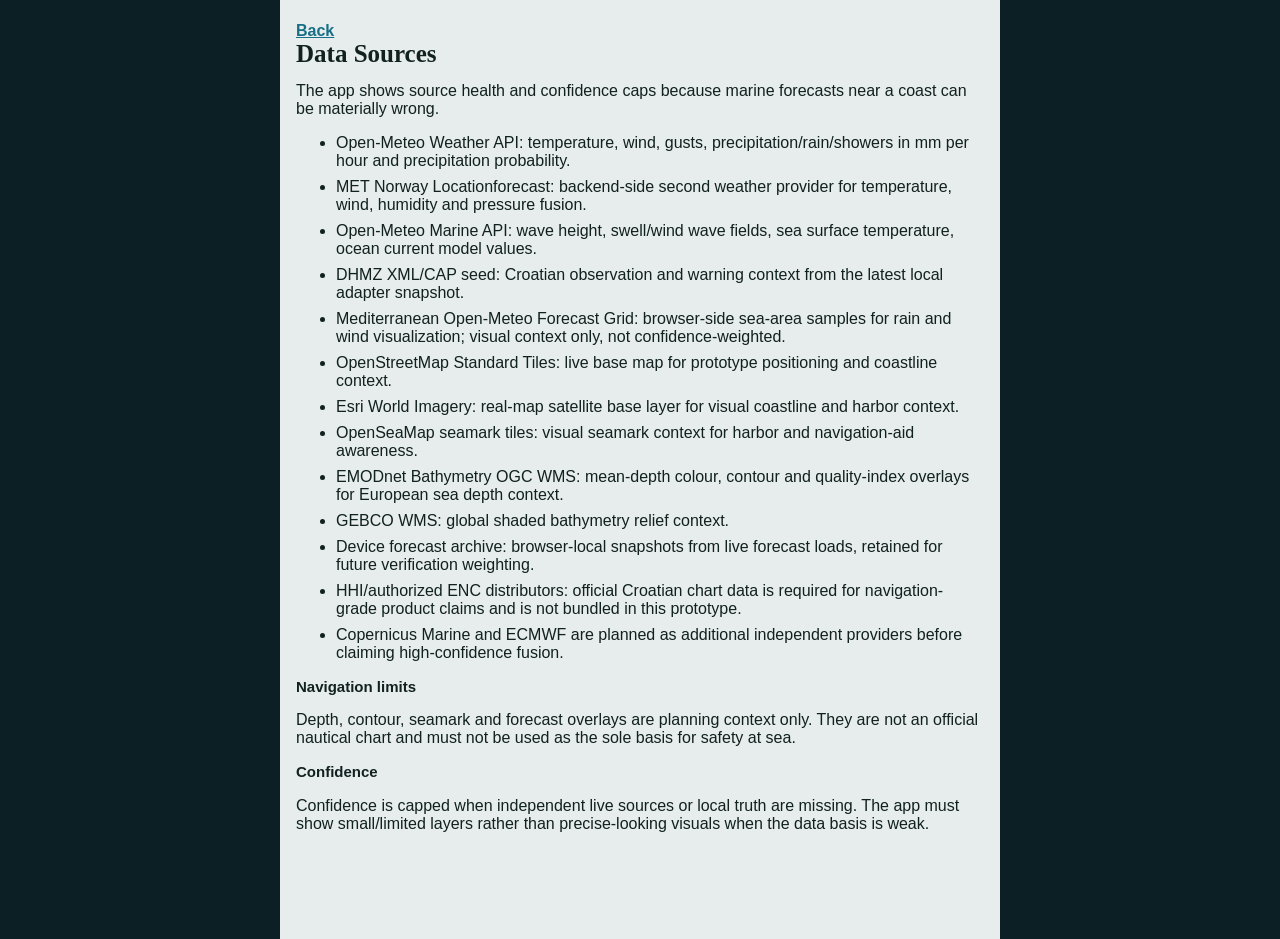
<file: about-data.html>
<!doctype html>
<html lang="en">
<head>
  <meta charset="utf-8">
  <meta name="viewport" content="width=device-width, initial-scale=1">
  <link rel="stylesheet" href="styles.css">
  <title>Data Sources - Adria Fusion Sailing</title>
</head>
<body>
  <main class="content-page">
    <a href="index.html">Back</a>
    <h1>Data Sources</h1>
    <p>The app shows source health and confidence caps because marine forecasts near a coast can be materially wrong.</p>
    <ul>
      <li>Open-Meteo Weather API: temperature, wind, gusts, precipitation/rain/showers in mm per hour and precipitation probability.</li>
      <li>MET Norway Locationforecast: backend-side second weather provider for temperature, wind, humidity and pressure fusion.</li>
      <li>Open-Meteo Marine API: wave height, swell/wind wave fields, sea surface temperature, ocean current model values.</li>
      <li>DHMZ XML/CAP seed: Croatian observation and warning context from the latest local adapter snapshot.</li>
      <li>Mediterranean Open-Meteo Forecast Grid: browser-side sea-area samples for rain and wind visualization; visual context only, not confidence-weighted.</li>
      <li>OpenStreetMap Standard Tiles: live base map for prototype positioning and coastline context.</li>
      <li>Esri World Imagery: real-map satellite base layer for visual coastline and harbor context.</li>
      <li>OpenSeaMap seamark tiles: visual seamark context for harbor and navigation-aid awareness.</li>
      <li>EMODnet Bathymetry OGC WMS: mean-depth colour, contour and quality-index overlays for European sea depth context.</li>
      <li>GEBCO WMS: global shaded bathymetry relief context.</li>
      <li>Device forecast archive: browser-local snapshots from live forecast loads, retained for future verification weighting.</li>
      <li>HHI/authorized ENC distributors: official Croatian chart data is required for navigation-grade product claims and is not bundled in this prototype.</li>
      <li>Copernicus Marine and ECMWF are planned as additional independent providers before claiming high-confidence fusion.</li>
    </ul>
    <h2>Navigation limits</h2>
    <p>Depth, contour, seamark and forecast overlays are planning context only. They are not an official nautical chart and must not be used as the sole basis for safety at sea.</p>
    <h2>Confidence</h2>
    <p>Confidence is capped when independent live sources or local truth are missing. The app must show small/limited layers rather than precise-looking visuals when the data basis is weak.</p>
  </main>
</body>
</html>
</file>
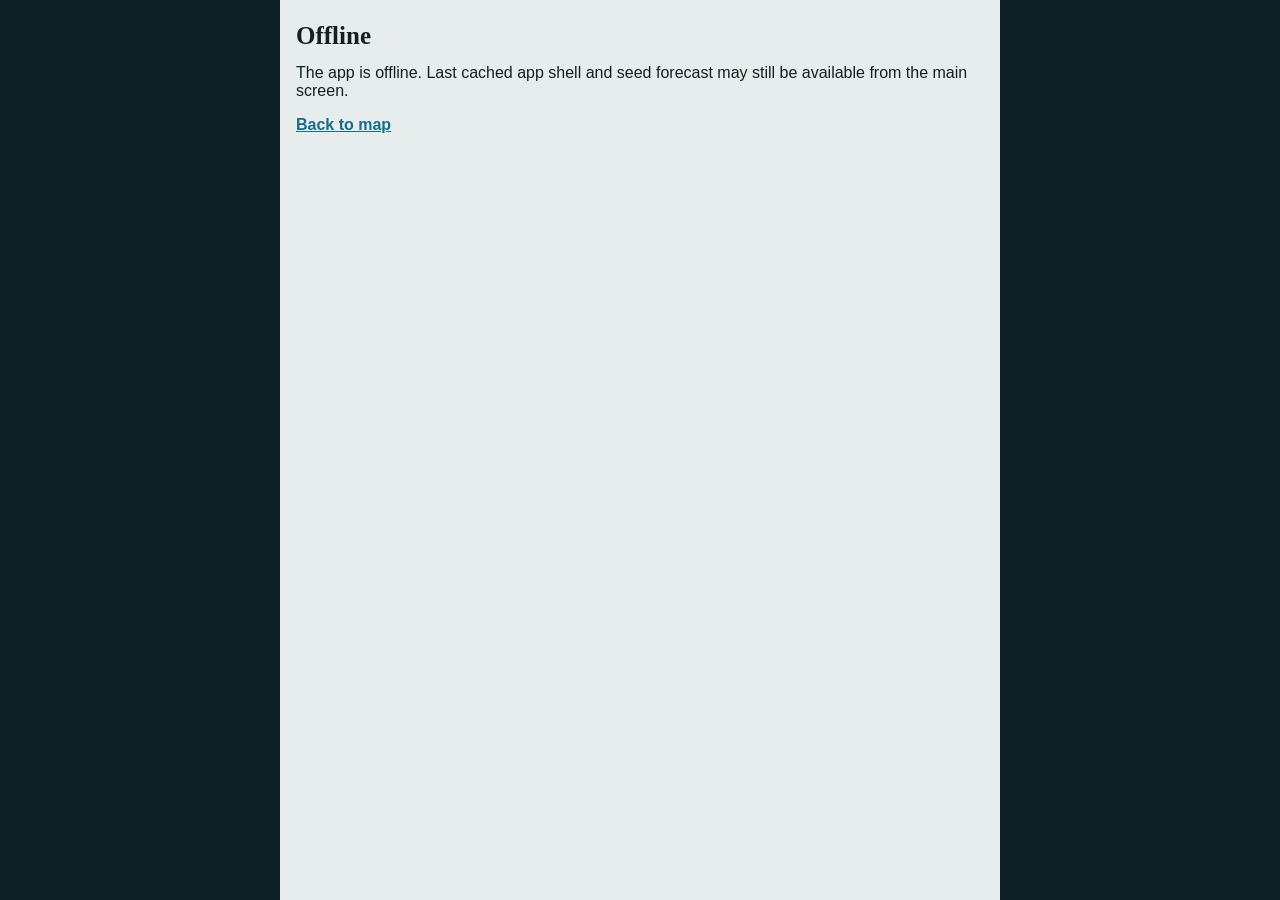
<file: offline.html>
<!doctype html>
<html lang="en">
<head>
  <meta charset="utf-8">
  <meta name="viewport" content="width=device-width, initial-scale=1">
  <link rel="stylesheet" href="styles.css">
  <title>Adria Fusion Offline</title>
</head>
<body>
  <main class="content-page">
    <h1>Offline</h1>
    <p>The app is offline. Last cached app shell and seed forecast may still be available from the main screen.</p>
    <p><a href="index.html">Back to map</a></p>
  </main>
</body>
</html>
</file>
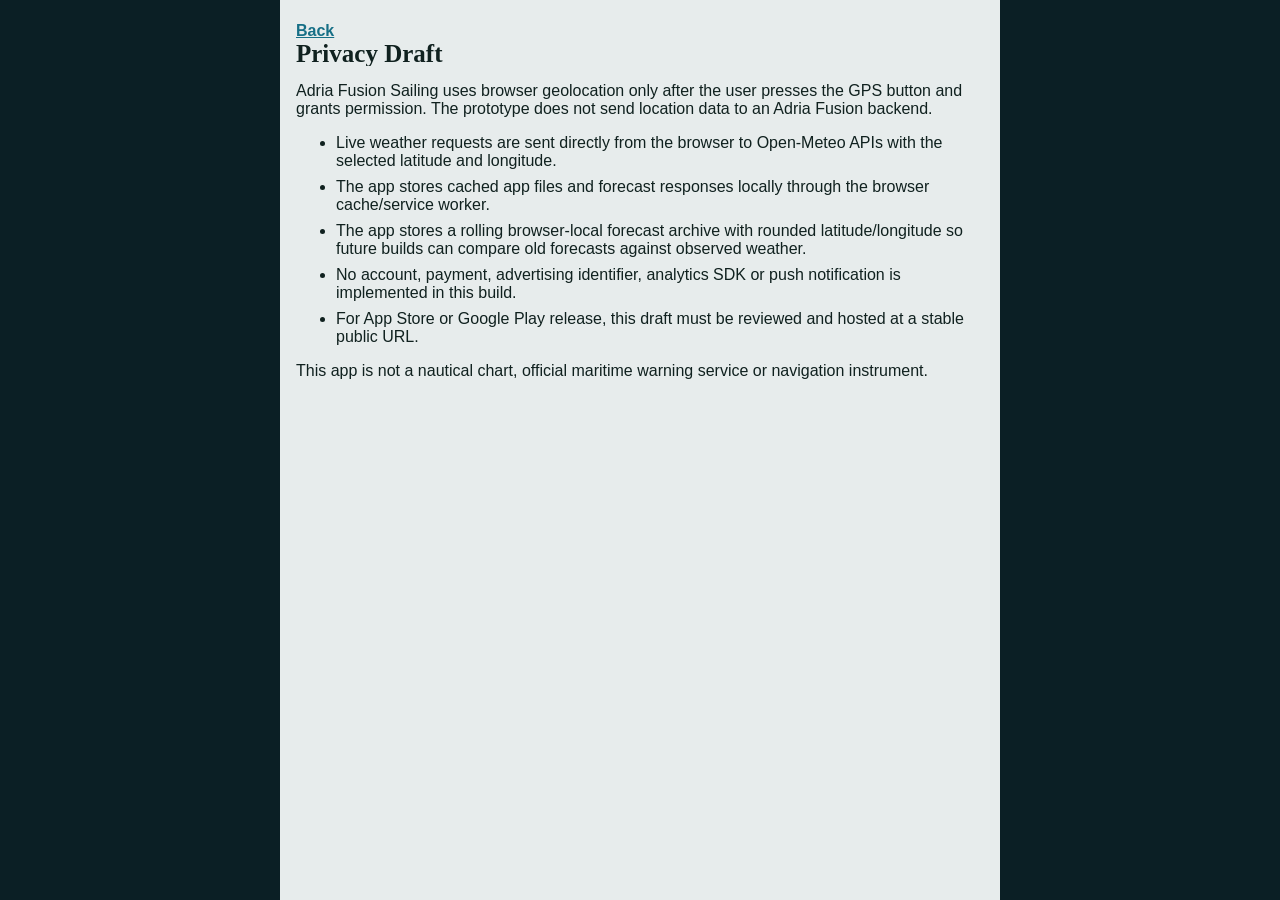
<file: privacy.html>
<!doctype html>
<html lang="en">
<head>
  <meta charset="utf-8">
  <meta name="viewport" content="width=device-width, initial-scale=1">
  <link rel="stylesheet" href="styles.css">
  <title>Privacy - Adria Fusion Sailing</title>
</head>
<body>
  <main class="content-page">
    <a href="index.html">Back</a>
    <h1>Privacy Draft</h1>
    <p>Adria Fusion Sailing uses browser geolocation only after the user presses the GPS button and grants permission. The prototype does not send location data to an Adria Fusion backend.</p>
    <ul>
      <li>Live weather requests are sent directly from the browser to Open-Meteo APIs with the selected latitude and longitude.</li>
      <li>The app stores cached app files and forecast responses locally through the browser cache/service worker.</li>
      <li>The app stores a rolling browser-local forecast archive with rounded latitude/longitude so future builds can compare old forecasts against observed weather.</li>
      <li>No account, payment, advertising identifier, analytics SDK or push notification is implemented in this build.</li>
      <li>For App Store or Google Play release, this draft must be reviewed and hosted at a stable public URL.</li>
    </ul>
    <p>This app is not a nautical chart, official maritime warning service or navigation instrument.</p>
  </main>
</body>
</html>
</file>
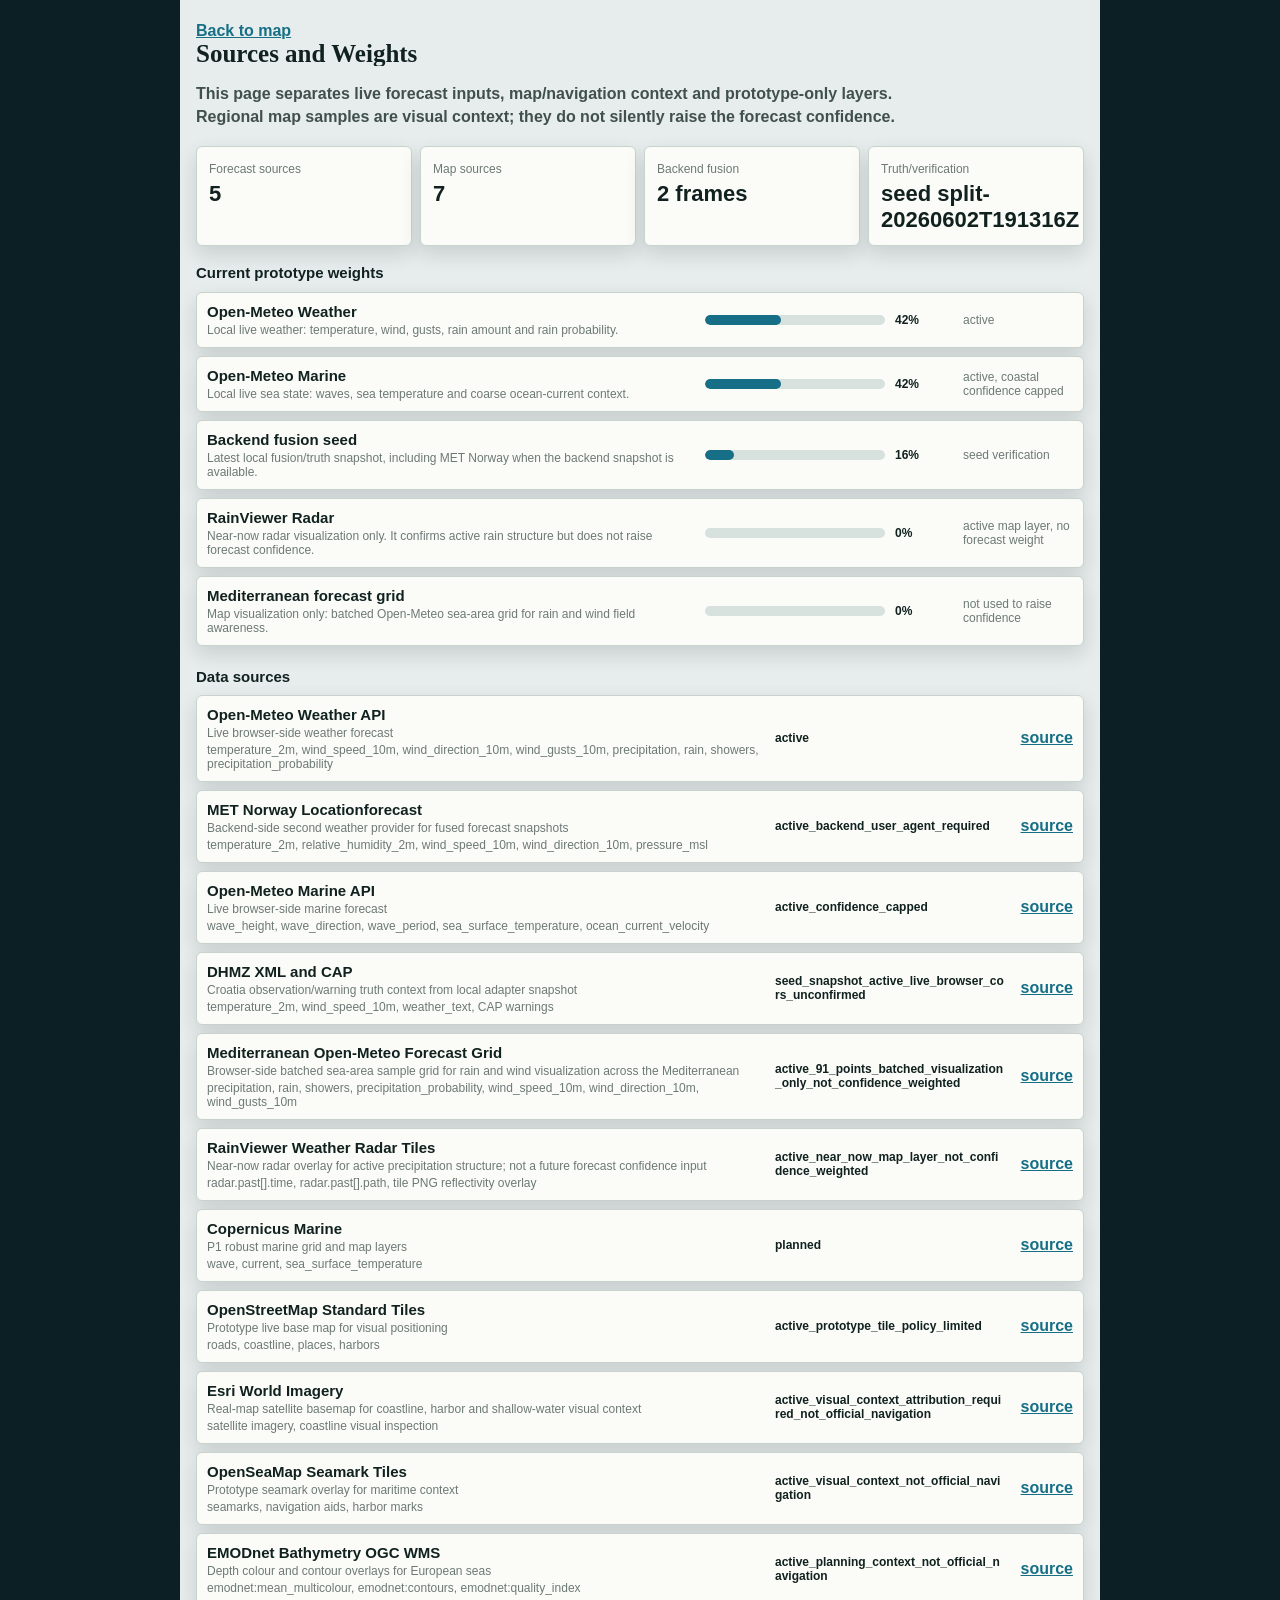
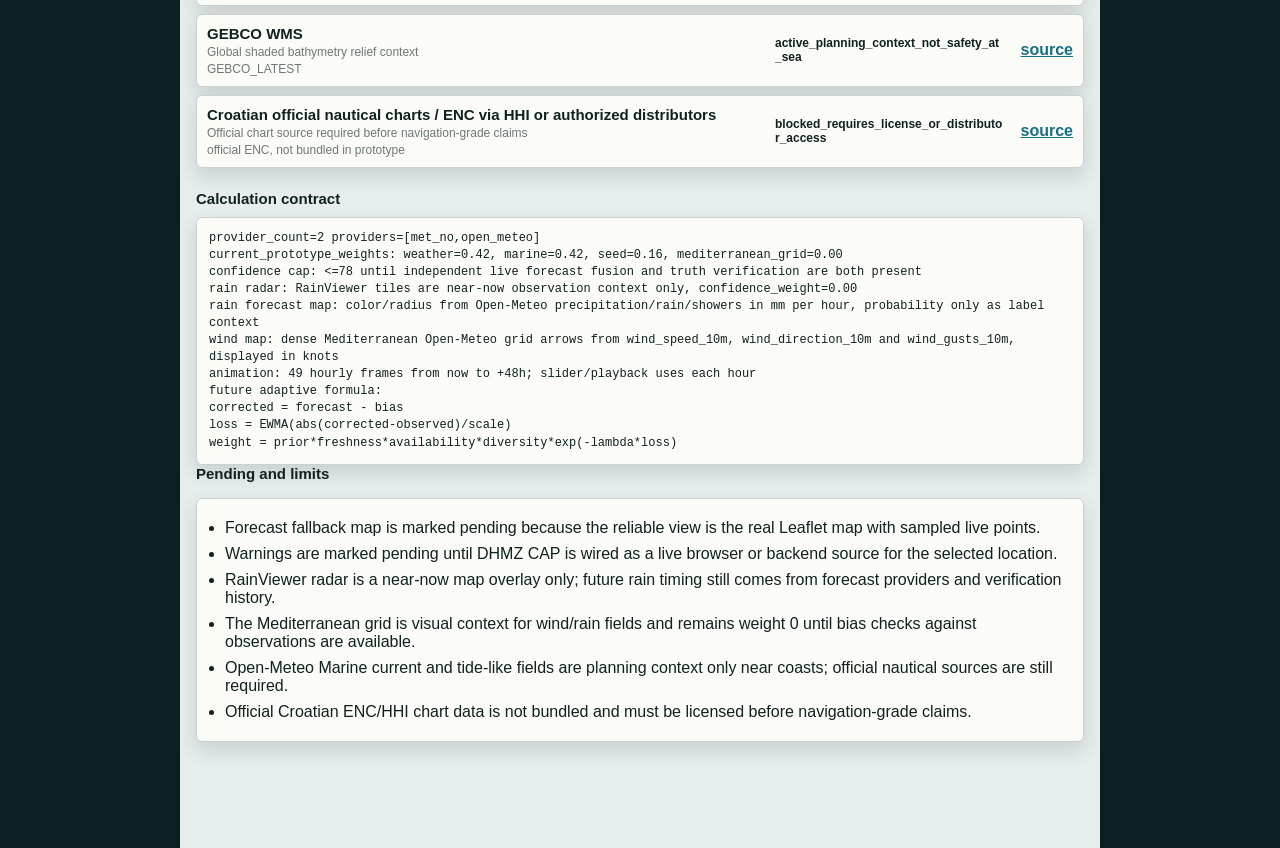
<file: settings.html>
<!doctype html>
<html lang="en">
<head>
  <meta charset="utf-8">
  <meta name="viewport" content="width=device-width, initial-scale=1">
  <meta name="theme-color" content="#10211f">
  <link rel="stylesheet" href="styles.css">
  <title>Sources and Weights - Adria Fusion Sailing</title>
</head>
<body>
  <main class="content-page settings-page">
    <a href="index.html">Back to map</a>
    <h1>Sources and Weights</h1>
    <p class="settings-lead">This page separates live forecast inputs, map/navigation context and prototype-only layers. Regional map samples are visual context; they do not silently raise the forecast confidence.</p>

    <section class="settings-summary" aria-label="Current source summary">
      <article>
        <span>Forecast sources</span>
        <b id="forecastSourceCount">--</b>
      </article>
      <article>
        <span>Map sources</span>
        <b id="mapSourceCount">--</b>
      </article>
      <article>
        <span>Backend fusion</span>
        <b id="backendFusionState">--</b>
      </article>
      <article>
        <span>Truth/verification</span>
        <b id="truthStateSettings">--</b>
      </article>
    </section>

    <section>
      <h2>Current prototype weights</h2>
      <div id="weightList" class="settings-list"></div>
    </section>

    <section>
      <h2>Data sources</h2>
      <div id="sourceListSettings" class="settings-list"></div>
    </section>

    <section>
      <h2>Calculation contract</h2>
      <pre id="calculationContract" class="settings-code">Loading...</pre>
    </section>

    <section>
      <h2>Pending and limits</h2>
      <ul class="settings-limits">
        <li>Forecast fallback map is marked pending because the reliable view is the real Leaflet map with sampled live points.</li>
        <li>Warnings are marked pending until DHMZ CAP is wired as a live browser or backend source for the selected location.</li>
        <li>RainViewer radar is a near-now map overlay only; future rain timing still comes from forecast providers and verification history.</li>
        <li>The Mediterranean grid is visual context for wind/rain fields and remains weight 0 until bias checks against observations are available.</li>
        <li>Open-Meteo Marine current and tide-like fields are planning context only near coasts; official nautical sources are still required.</li>
        <li>Official Croatian ENC/HHI chart data is not bundled and must be licensed before navigation-grade claims.</li>
      </ul>
    </section>
  </main>
  <script src="settings.js" type="module"></script>
</body>
</html>
</file>
<file: styles.css>
:root {
  --ink: #10211f;
  --soft-ink: #40504c;
  --muted: #6d7975;
  --line: #c9d2ce;
  --page: #e7ecec;
  --panel: #fbfcf8;
  --panel-2: #eef4f2;
  --sea: #166f86;
  --sea-2: #2e8aa2;
  --deep: #123b52;
  --land: #d6c983;
  --land-edge: #756c46;
  --warn: #d94f45;
  --ok: #2c8a68;
  --amber: #b87522;
  --shadow: rgba(15, 30, 28, .14);
}

* {
  box-sizing: border-box;
}

html {
  min-height: 100%;
  background: var(--page);
  color: var(--ink);
  font-family: "Aptos", "Segoe UI", sans-serif;
}

body {
  margin: 0;
  min-height: 100vh;
  overflow-x: hidden;
}

button,
input,
a,
summary {
  font: inherit;
}

button,
summary {
  touch-action: manipulation;
}

.app-shell {
  width: min(430px, 100vw);
  max-width: 430px;
  min-height: 100dvh;
  margin: 0;
  padding: env(safe-area-inset-top) 10px calc(14px + env(safe-area-inset-bottom));
  background: var(--page);
}

.topbar {
  display: grid;
  grid-template-columns: minmax(0, 1fr) auto auto auto;
  gap: 8px;
  align-items: center;
  min-height: 58px;
  padding: 8px 0 6px;
}

.topbar section {
  min-width: 0;
}

.eyebrow,
.frame-label,
.situation-strip span,
.event-grid span,
.metrics span,
.status-strip span {
  color: var(--muted);
  font-size: 10px;
  font-weight: 900;
  text-transform: uppercase;
}

h1,
h2 {
  letter-spacing: 0;
}

h1 {
  margin: 1px 0 0;
  overflow: hidden;
  color: var(--ink);
  font-family: Georgia, Cambria, serif;
  font-size: 25px;
  line-height: 1;
  text-overflow: ellipsis;
  white-space: nowrap;
}

h2 {
  margin: 0;
  font-size: 15px;
  line-height: 1.15;
}

.language-switch {
  display: grid;
  grid-template-columns: repeat(3, 25px);
  gap: 2px;
  padding: 3px;
  border: 1px solid var(--line);
  border-radius: 6px;
  background: var(--panel);
}

.language-switch button,
.icon-button,
.play-button,
.menu-grid button {
  border: 1px solid var(--line);
  border-radius: 6px;
  background: var(--panel);
  color: var(--ink);
  font-weight: 950;
}

.language-switch button {
  min-width: 0;
  min-height: 30px;
  border: 0;
  background: transparent;
  color: var(--muted);
  font-size: 9px;
}

.language-switch button[data-active="true"],
.menu-grid button[data-active="true"] {
  background: var(--ink);
  color: #fff;
}

.icon-button {
  min-width: 62px;
  min-height: 38px;
  padding: 0 7px;
  font-size: 12px;
}

.locate-button {
  min-width: 48px;
  padding: 0 6px;
}

.locate-button[data-ready="true"] {
  border-color: rgba(47, 138, 111, .42);
  background: #edf8f3;
  color: var(--ok);
}

.gps-dot {
  display: inline-block;
  width: 8px;
  height: 8px;
  margin-right: 4px;
  border-radius: 50%;
  background: var(--ok);
  box-shadow: 0 0 0 4px rgba(44, 138, 104, .14);
}

.situation-strip,
.event-grid,
.metrics,
.status-strip {
  display: grid;
  gap: 6px;
}

.situation-strip {
  grid-template-columns: 1.05fr 1.25fr .8fr;
  margin-bottom: 8px;
}

.situation-strip div,
.event-grid article,
.metrics article,
.status-strip div,
.quality-chip {
  min-width: 0;
  border: 1px solid var(--line);
  border-radius: 6px;
  background: var(--panel);
}

.situation-strip div {
  min-height: 48px;
  padding: 8px 9px;
}

.situation-strip b {
  display: block;
  overflow: hidden;
  margin-top: 2px;
  font-size: 15px;
  line-height: 1.05;
  text-overflow: ellipsis;
  white-space: nowrap;
}

.control-rack {
  display: grid;
  grid-template-columns: repeat(3, minmax(0, 1fr));
  gap: 6px;
  margin-bottom: 8px;
}

.control-menu {
  min-width: 0;
  border: 1px solid var(--line);
  border-radius: 6px;
  background: var(--panel);
}

.control-menu summary {
  min-height: 36px;
  display: grid;
  place-items: center;
  cursor: pointer;
  color: var(--ink);
  font-size: 12px;
  font-weight: 950;
  list-style: none;
}

.control-menu summary::-webkit-details-marker {
  display: none;
}

.control-menu[open] {
  grid-column: 1 / -1;
  box-shadow: 0 12px 26px var(--shadow);
}

.control-menu[open] summary {
  border-bottom: 1px solid var(--line);
}

.menu-grid {
  display: grid;
  gap: 6px;
  padding: 8px;
}

.mode-bar {
  grid-template-columns: repeat(2, minmax(0, 1fr));
}

.focus-bar {
  grid-template-columns: minmax(0, 1fr);
  padding-top: 0;
}

.base-layer-bar,
.layer-bar {
  grid-template-columns: repeat(4, minmax(0, 1fr));
}

.chart-layer-bar {
  grid-template-columns: repeat(3, minmax(0, 1fr));
}

.menu-grid button {
  min-width: 0;
  min-height: 36px;
  padding: 0 5px;
  font-size: 11px;
}

.depth-legend {
  display: grid;
  grid-template-columns: repeat(3, minmax(0, 1fr));
  gap: 6px;
  padding: 0 8px 8px;
  color: var(--soft-ink);
  font-size: 10px;
  font-weight: 900;
}

.depth-legend span {
  display: grid;
  grid-template-columns: 14px 1fr;
  gap: 5px;
  align-items: center;
}

.depth-legend i {
  display: block;
  width: 14px;
  height: 9px;
  border: 1px solid rgba(16, 33, 31, .2);
  border-radius: 2px;
}

.depth-shallow {
  background: #d8c178;
}

.depth-mid {
  background: #73b7c7;
}

.depth-deep {
  background: #276d91;
}

.status-strip {
  grid-template-columns: repeat(4, minmax(0, 1fr));
  padding: 8px;
}

.status-strip div {
  min-height: 48px;
  padding: 7px 6px;
}

.status-strip b {
  display: block;
  font-size: 17px;
}

.map-card,
.play-dock,
.panel,
.bottom-nav {
  border: 1px solid var(--line);
  border-radius: 6px;
  background: var(--panel);
  box-shadow: 0 10px 22px var(--shadow);
}

.map-card {
  overflow: hidden;
}

.map-card[data-mode="chart"] .forecast-map,
.map-card[data-mode="forecast"] .chart-map {
  display: none;
}

.chart-map,
.forecast-map {
  width: 100%;
  height: calc(100dvh - 302px);
  min-height: 405px;
  max-height: 660px;
}

body.map-focus .chart-map,
body.map-focus .forecast-map {
  height: calc(100dvh - 176px);
  min-height: 480px;
  max-height: none;
}

body.map-focus .play-dock,
body.map-focus .panel-grid,
body.map-focus .bottom-nav {
  display: none;
}

body.map-focus .app-shell {
  padding-bottom: calc(8px + env(safe-area-inset-bottom));
}

.chart-map {
  position: relative;
  z-index: 1;
  background: #b8d9df;
}

.leaflet-container {
  font: inherit;
  background: #b8d9df;
}

.leaflet-control-attribution {
  max-width: 84%;
  font-size: 9px;
  line-height: 1.2;
}

.chart-marker {
  width: 18px;
  height: 18px;
  border: 3px solid var(--ink);
  border-radius: 50%;
  background: #fff;
  box-shadow: 0 0 0 6px rgba(44, 138, 104, .18);
}

.hazard-marker {
  display: grid;
  width: 24px;
  height: 24px;
  place-items: center;
  border: 2px solid #fff;
  border-radius: 50%;
  background: var(--warn);
  color: #fff;
  font-size: 14px;
  font-weight: 950;
  box-shadow: 0 4px 14px rgba(16, 33, 31, .28);
}

.vector-marker {
  display: grid;
  width: 28px;
  height: 28px;
  place-items: center;
  border: 1px solid rgba(16, 33, 31, .22);
  border-radius: 50%;
  background: rgba(255, 255, 255, .82);
  color: var(--ink);
  font-size: 15px;
  font-weight: 950;
}

.vector-marker.wind {
  color: var(--warn);
}

.vector-marker.current {
  color: var(--ok);
}

svg.forecast-map {
  display: block;
  background: linear-gradient(145deg, rgba(84, 174, 181, .25), rgba(27, 120, 146, .1)), #acd9db;
}

.grid path {
  fill: none;
  stroke: rgba(255, 255, 255, .42);
  stroke-width: 1;
}

.coast {
  fill: var(--land);
  stroke: var(--land-edge);
  stroke-width: 1.4;
}

.island {
  fill: #e2d6a1;
  stroke: var(--land-edge);
  stroke-width: 1;
}

.route {
  fill: none;
  stroke: #fff;
  stroke-linecap: round;
  stroke-dasharray: 8 7;
  stroke-width: 4;
}

.wave-line {
  fill: none;
  stroke: rgba(14, 72, 90, .44);
  stroke-width: 2;
}

.warning-zone {
  fill: rgba(217, 79, 69, .2);
  stroke: var(--warn);
  stroke-dasharray: 6 5;
  stroke-width: 2;
}

.accuracy {
  fill: rgba(255, 255, 255, .2);
  stroke: rgba(255, 255, 255, .92);
  stroke-width: 2;
}

.position {
  fill: var(--panel);
  stroke: #111;
  stroke-width: 3;
}

.harbors circle {
  fill: var(--ink);
}

.wind-arrow {
  fill: none;
  color: var(--warn);
  stroke-linecap: round;
}

.wind-arrow .vector-shaft {
  fill: none;
  stroke: currentColor;
  stroke-width: 3;
  stroke-linecap: round;
}

.wind-arrow .vector-head {
  fill: currentColor;
}

.current-arrow {
  fill: none;
  color: var(--ok);
  stroke-linecap: round;
  opacity: .72;
}

.current-arrow .vector-shaft {
  fill: none;
  stroke: currentColor;
  stroke-width: 2.4;
  stroke-linecap: round;
}

.current-arrow .vector-head {
  fill: currentColor;
}

.play-dock {
  display: grid;
  gap: 8px;
  margin-top: 8px;
  padding: 10px;
}

.play-head {
  display: grid;
  grid-template-columns: 68px minmax(0, 1fr);
  gap: 9px;
  align-items: center;
}

.play-button {
  min-width: 0;
  min-height: 48px;
  background: var(--sea);
  color: #fff;
  font-size: 13px;
}

.play-button[data-playing="true"] {
  background: var(--amber);
}

.play-state {
  min-width: 0;
}

.play-state h2 {
  overflow: hidden;
  text-overflow: ellipsis;
  white-space: nowrap;
}

.event-grid {
  grid-template-columns: repeat(3, minmax(0, 1fr));
}

.event-grid article,
.metrics article {
  padding: 7px;
  background: var(--panel-2);
}

.event-grid b,
.metrics b {
  display: block;
  overflow: hidden;
  min-height: 19px;
  margin-top: 1px;
  font-size: 14px;
  line-height: 1.05;
  text-overflow: ellipsis;
  white-space: nowrap;
}

.play-dock input {
  width: 100%;
  margin: 0;
  accent-color: var(--sea);
}

.timeline-ticks {
  display: flex;
  gap: 4px;
  overflow-x: auto;
  margin-top: -3px;
  scrollbar-width: none;
}

.timeline-ticks::-webkit-scrollbar {
  display: none;
}

.timeline-ticks span {
  flex: 0 0 auto;
  min-width: 42px;
  padding: 2px 0;
  color: var(--muted);
  font-size: 10px;
  font-weight: 950;
  text-align: center;
}

.timeline-ticks span[data-active="true"] {
  color: var(--sea);
}

.metrics {
  grid-template-columns: repeat(4, minmax(0, 1fr));
}

.chart-status,
.chart-data-state {
  margin: 0;
  color: var(--muted);
  font-size: 10px;
  line-height: 1.3;
}

.chart-data-state {
  color: var(--soft-ink);
  font-weight: 850;
}

.panel-grid {
  display: grid;
  gap: 10px;
  margin-top: 10px;
}

.panel {
  padding: 12px;
  box-shadow: none;
}

.quality-dashboard,
.source-list {
  display: grid;
  gap: 8px;
  margin-top: 10px;
}

.quality-summary {
  display: grid;
  grid-template-columns: repeat(4, minmax(0, 1fr));
  gap: 6px;
}

.quality-chip {
  padding: 8px 7px;
  background: var(--panel-2);
}

.quality-chip b,
.quality-row b {
  display: block;
  color: var(--ink);
  font-size: 15px;
}

.quality-chip span,
.quality-row span,
.quality-row small {
  color: var(--muted);
  font-size: 10px;
  font-weight: 850;
  text-transform: uppercase;
}

.quality-row {
  display: grid;
  grid-template-columns: minmax(82px, .72fr) 1fr minmax(42px, auto);
  gap: 8px;
  align-items: center;
}

.quality-track {
  height: 9px;
  overflow: hidden;
  border: 1px solid var(--line);
  border-radius: 999px;
  background: #dce4e1;
}

.quality-fill {
  display: block;
  height: 100%;
  background: var(--ok);
}

.quality-fill.warn {
  background: var(--amber);
}

.quality-fill.bad {
  background: var(--warn);
}

.source-row {
  display: grid;
  grid-template-columns: 1fr auto;
  gap: 8px;
  padding: 8px 0;
  border-bottom: 1px solid var(--line);
}

.source-row b {
  display: block;
}

.source-row span {
  color: var(--muted);
  font-size: 12px;
}

.pill {
  align-self: start;
  padding: 4px 7px;
  border-radius: 999px;
  color: #fff;
  background: var(--ok);
  font-size: 11px;
  font-weight: 950;
  text-transform: uppercase;
}

.pill.warn {
  background: var(--amber);
}

.pill.bad {
  background: var(--warn);
}

pre {
  white-space: pre-wrap;
  margin: 10px 0 0;
  color: #233431;
  font-family: "Cascadia Mono", "Consolas", monospace;
  font-size: 12px;
  line-height: 1.42;
}

.bottom-nav {
  display: grid;
  grid-template-columns: repeat(4, 1fr);
  margin-top: 10px;
  overflow: hidden;
  box-shadow: none;
}

.bottom-nav a {
  min-width: 0;
  min-height: 48px;
  display: grid;
  place-items: center;
  color: var(--muted);
  font-size: 12px;
  font-weight: 950;
  text-decoration: none;
}

.bottom-nav a:first-child {
  color: var(--sea);
  box-shadow: inset 0 3px 0 var(--sea);
}

.content-page {
  max-width: 720px;
  min-height: 100vh;
  margin: 0 auto;
  padding: 22px 16px 90px;
  background: var(--page);
}

.content-page a {
  color: var(--sea);
  font-weight: 900;
}

.content-page li {
  margin: 8px 0;
}

.settings-page {
  width: min(920px, 100%);
  max-width: 920px;
  overflow-x: hidden;
}

.settings-lead {
  max-width: 760px;
  color: var(--soft-ink);
  font-weight: 650;
  line-height: 1.45;
}

.settings-summary {
  display: grid;
  grid-template-columns: repeat(auto-fit, minmax(150px, 1fr));
  gap: 8px;
  margin: 18px 0;
}

.settings-summary article,
.settings-row,
.settings-code,
.settings-limits {
  min-width: 0;
  border: 1px solid var(--line);
  border-radius: 6px;
  background: var(--panel);
  box-shadow: 0 8px 20px var(--shadow);
}

.settings-summary article {
  padding: 12px;
}

.settings-summary span,
.settings-row span,
.settings-row small {
  color: var(--muted);
  font-size: 12px;
  overflow-wrap: anywhere;
}

.settings-summary b {
  display: block;
  margin-top: 4px;
  font-size: 22px;
}

.settings-list {
  display: grid;
  gap: 8px;
  min-width: 0;
  margin: 10px 0 22px;
}

.settings-row {
  display: grid;
  grid-template-columns: minmax(0, 1fr) minmax(110px, 180px) 58px 110px;
  gap: 10px;
  align-items: center;
  padding: 10px;
}

.settings-row > div:first-child {
  display: grid;
  gap: 3px;
  min-width: 0;
}

.settings-row b {
  font-size: 15px;
  overflow-wrap: anywhere;
}

.settings-row strong {
  font-size: 12px;
  overflow-wrap: anywhere;
}

.settings-meter {
  height: 10px;
  overflow: hidden;
  border-radius: 999px;
  background: #d7e1de;
}

.settings-meter i {
  display: block;
  height: 100%;
  border-radius: inherit;
  background: var(--sea);
}

.source-settings-row {
  grid-template-columns: minmax(0, 1fr) minmax(145px, 230px) 58px;
}

.source-settings-row a {
  justify-self: end;
  overflow-wrap: anywhere;
}

.settings-code {
  overflow-x: auto;
  max-width: 100%;
  padding: 12px;
  color: var(--ink);
  font-size: 12px;
  white-space: pre-wrap;
  word-break: break-word;
}

.settings-limits {
  padding: 12px 12px 12px 28px;
}

@media (max-width: 680px) {
  html,
  body {
    max-width: 100vw;
    overflow-x: hidden;
  }

  .content-page {
    width: 100%;
    max-width: 100vw;
    padding-inline: 12px;
  }

  .settings-page > *,
  .settings-row > *,
  .source-settings-row > * {
    min-width: 0;
    max-width: 100%;
  }

  .settings-row,
  .source-settings-row {
    grid-template-columns: 1fr;
  }

  .source-settings-row a {
    justify-self: start;
  }
}

@media (min-width: 760px) {
  .app-shell {
    width: min(760px, 100vw);
    max-width: 760px;
    margin: 0 auto;
  }

  .chart-map,
  .forecast-map {
    height: calc(100dvh - 300px);
    min-height: 470px;
  }

  .panel-grid {
    grid-template-columns: 1fr 1fr;
  }

  .quality-panel {
    grid-column: 1 / -1;
  }
}

@media (max-width: 430px) {
  .app-shell {
    width: 100%;
    max-width: 100vw;
    padding-left: 8px;
    padding-right: 8px;
  }

  .topbar {
    grid-template-columns: minmax(0, 1fr) auto 58px 48px;
    gap: 6px;
  }

  h1 {
    font-size: 22px;
  }

  .language-switch {
    grid-template-columns: repeat(3, 23px);
  }

  .icon-button {
    min-width: 0;
    width: 58px;
  }

  .locate-button {
    width: 48px;
  }

  .situation-strip {
    grid-template-columns: 1fr 1.15fr .8fr;
  }

  .situation-strip div {
    padding: 7px;
  }

  .situation-strip b {
    font-size: 13px;
  }

  .chart-map,
  .forecast-map {
    height: calc(100dvh - 310px);
    min-height: 395px;
  }

  body.map-focus .chart-map,
  body.map-focus .forecast-map {
    height: calc(100dvh - 176px);
    min-height: 430px;
  }

  .status-strip,
  .metrics,
  .quality-summary {
    grid-template-columns: repeat(2, minmax(0, 1fr));
  }

  .event-grid b,
  .metrics b {
    font-size: 13px;
  }
}

/* Map-first sailing cockpit, matched to the Telegram rain-map references. */
html,
body {
  width: 100%;
  height: 100%;
  background: #0b1f25;
}

body {
  overflow: hidden;
}

.app-shell {
  position: relative;
  width: 100vw;
  max-width: none;
  height: 100dvh;
  min-height: 100dvh;
  padding: 0;
  overflow: hidden;
  background: #0b1f25;
}

.map-card {
  position: absolute;
  inset: 0;
  overflow: hidden;
  border: 0;
  border-radius: 0;
  background: #9bcbd6;
  box-shadow: none;
}

.chart-map,
.forecast-map,
body.map-focus .chart-map,
body.map-focus .forecast-map {
  width: 100%;
  height: 100dvh;
  min-height: 100dvh;
  max-height: none;
}

.topbar {
  position: absolute;
  z-index: 800;
  top: env(safe-area-inset-top);
  right: 0;
  left: 0;
  min-height: 58px;
  padding: 8px 10px;
  border-bottom: 1px solid rgba(196, 229, 236, .2);
  background: rgba(8, 51, 76, .88);
  color: #f7fbfc;
  box-shadow: 0 10px 24px rgba(4, 18, 22, .24);
  backdrop-filter: blur(12px);
}

.topbar h1 {
  color: #f7fbfc;
  font-family: "Segoe UI", Aptos, sans-serif;
  font-size: 23px;
  font-weight: 850;
}

.topbar .eyebrow {
  color: rgba(221, 243, 248, .7);
}

.topbar .language-switch,
.topbar .icon-button {
  border-color: rgba(226, 246, 250, .28);
  background: rgba(10, 70, 98, .72);
  color: #fff;
}

.topbar .language-switch button {
  color: rgba(255, 255, 255, .72);
}

.topbar .language-switch button[data-active="true"] {
  background: #e7f7fb;
  color: #08324b;
}

.topbar .icon-button {
  min-height: 38px;
  font-size: 11px;
}

.topbar .locate-button[data-ready="true"] {
  border-color: rgba(136, 238, 209, .5);
  background: rgba(38, 142, 112, .86);
  color: #fff;
}

.situation-strip {
  position: absolute;
  z-index: 760;
  top: calc(env(safe-area-inset-top) + 66px);
  right: 68px;
  left: 8px;
  grid-template-columns: 1fr 1.05fr .78fr;
  margin: 0;
  pointer-events: none;
}

.situation-strip div {
  min-height: 42px;
  padding: 7px 8px;
  border-color: rgba(218, 239, 243, .28);
  background: rgba(9, 45, 61, .72);
  color: #fff;
  box-shadow: 0 8px 18px rgba(4, 18, 22, .22);
  backdrop-filter: blur(10px);
  pointer-events: auto;
}

.situation-strip span {
  color: rgba(230, 246, 249, .72);
}

.situation-strip b {
  color: #fff;
  font-size: 13px;
}

.control-rack {
  position: absolute;
  z-index: 790;
  top: calc(env(safe-area-inset-top) + 74px);
  right: 8px;
  display: flex;
  flex-direction: column;
  align-items: flex-end;
  gap: 8px;
  margin: 0;
  pointer-events: none;
}

.control-menu {
  width: 50px;
  min-width: 0;
  overflow: visible;
  border-color: rgba(218, 239, 243, .28);
  background: rgba(9, 51, 74, .82);
  color: #fff;
  box-shadow: 0 8px 20px rgba(4, 18, 22, .24);
  backdrop-filter: blur(10px);
  pointer-events: auto;
}

.control-menu summary {
  min-height: 48px;
  padding: 0 5px;
  color: #fff;
  font-size: 10px;
}

.control-menu[open] {
  width: min(306px, calc(100vw - 82px));
  grid-column: auto;
  box-shadow: 0 14px 28px rgba(4, 18, 22, .3);
}

.control-menu[open] summary {
  min-height: 38px;
  border-bottom-color: rgba(218, 239, 243, .22);
}

.control-menu .menu-grid {
  background: rgba(8, 44, 63, .84);
}

.menu-grid button {
  border-color: rgba(224, 244, 248, .28);
  background: rgba(242, 248, 250, .92);
  color: #0a2a33;
}

.menu-grid button[data-active="true"] {
  background: #0fb1d6;
  color: #fff;
}

.menu-grid button[data-pending="true"],
.menu-grid button[data-limited="true"] {
  position: relative;
  padding-bottom: 15px;
}

.menu-grid button[data-pending="true"] {
  border-style: dashed;
  border-color: rgba(247, 196, 67, .72);
  background: rgba(42, 54, 58, .72);
  color: rgba(255, 255, 255, .66);
  cursor: not-allowed;
}

.menu-grid button[data-pending="true"]::after,
.menu-grid button[data-limited="true"]::after {
  position: absolute;
  right: 5px;
  bottom: 3px;
  left: 5px;
  overflow: hidden;
  font-size: 8px;
  font-weight: 950;
  letter-spacing: 0;
  line-height: 1;
  text-overflow: ellipsis;
  text-transform: uppercase;
  white-space: nowrap;
  content: "pending";
}

.menu-grid button[data-limited="true"]::after {
  color: #f1bd2d;
  content: "limited";
}

.zoom-bar {
  grid-template-columns: repeat(3, 1fr);
}

.zoom-bar button {
  min-height: 36px;
  font-size: 13px;
}

.settings-link {
  display: block;
  margin: 7px;
  padding: 9px 10px;
  border: 1px solid rgba(226, 246, 250, .24);
  border-radius: 6px;
  background: rgba(241, 249, 251, .12);
  color: #fff;
  font-size: 12px;
  font-weight: 900;
  text-align: center;
  text-decoration: none;
}

.depth-legend {
  background: rgba(8, 44, 63, .84);
  color: rgba(244, 250, 251, .86);
}

.play-dock,
body.map-focus .play-dock {
  position: absolute;
  z-index: 780;
  right: auto;
  bottom: calc(8px + env(safe-area-inset-bottom));
  left: 50%;
  display: grid;
  width: min(720px, calc(100vw - 14px));
  margin: 0;
  padding: 8px;
  transform: translateX(-50%);
  border-color: rgba(218, 239, 243, .24);
  border-radius: 8px;
  background: rgba(7, 42, 58, .86);
  color: #fff;
  box-shadow: 0 -8px 28px rgba(4, 18, 22, .28);
  backdrop-filter: blur(12px);
}

.play-head {
  grid-template-columns: 54px minmax(0, 1fr);
  gap: 8px;
}

.speed-bar {
  display: grid;
  grid-template-columns: repeat(3, 1fr);
  gap: 5px;
}

.speed-bar button {
  min-height: 28px;
  border: 1px solid rgba(226, 246, 250, .24);
  border-radius: 6px;
  background: rgba(241, 249, 251, .1);
  color: rgba(236, 248, 250, .72);
  font-size: 11px;
  font-weight: 950;
}

.speed-bar button[data-active="true"] {
  background: #f1bd2d;
  color: #10211f;
}

.play-button {
  position: relative;
  width: 52px;
  min-width: 52px;
  min-height: 52px;
  padding: 0;
  border-color: rgba(255, 255, 255, .32);
  border-radius: 50%;
  background: #0d75b8;
  color: transparent;
  font-size: 0;
}

.play-button::before {
  position: absolute;
  top: 50%;
  left: 53%;
  width: 0;
  height: 0;
  border-top: 12px solid transparent;
  border-bottom: 12px solid transparent;
  border-left: 18px solid #fff;
  content: "";
  transform: translate(-50%, -50%);
}

.play-button[data-playing="true"] {
  background: #c77b1f;
}

.play-button[data-playing="true"]::before {
  left: 50%;
  width: 18px;
  height: 22px;
  border: 0;
  background: linear-gradient(90deg, #fff 0 6px, transparent 6px 12px, #fff 12px 18px);
}

.frame-label,
.play-state h2,
.event-grid b,
.metrics b,
.chart-status,
.chart-data-state {
  color: #fff;
}

.play-state h2 {
  font-size: 14px;
}

.event-grid article,
.metrics article {
  border-color: rgba(226, 246, 250, .2);
  background: rgba(241, 249, 251, .12);
}

.event-grid span,
.metrics span,
.frame-label {
  color: rgba(228, 247, 250, .72);
}

.play-dock input {
  accent-color: #f1bd2d;
}

.timeline-ticks span {
  color: rgba(230, 246, 249, .68);
}

.timeline-ticks span[data-active="true"] {
  color: #fff;
}

.chart-status {
  overflow: hidden;
  text-overflow: ellipsis;
  white-space: nowrap;
}

.chart-data-state {
  display: none;
}

.panel-grid,
.bottom-nav,
body.map-focus .panel-grid,
body.map-focus .bottom-nav {
  display: none;
}

body.map-focus .situation-strip {
  opacity: 0;
  pointer-events: none;
}

.rain-legend {
  position: absolute;
  z-index: 730;
  bottom: calc(178px + env(safe-area-inset-bottom));
  left: 8px;
  display: grid;
  width: 96px;
  overflow: hidden;
  border: 1px solid rgba(255, 255, 255, .24);
  border-radius: 6px;
  box-shadow: 0 8px 20px rgba(4, 18, 22, .22);
  pointer-events: none;
}

.rain-legend span {
  min-height: 23px;
  display: grid;
  align-items: center;
  padding: 0 8px;
  color: #fff;
  font-size: 11px;
  font-weight: 850;
  text-shadow: 0 1px 4px rgba(0, 0, 0, .35);
}

.rain-legend span:nth-child(1) {
  background: #8deff2;
  color: #0a3941;
}

.rain-legend span:nth-child(2) {
  background: #30bdf0;
}

.rain-legend span:nth-child(3) {
  background: #3978e6;
}

.rain-legend span:nth-child(4) {
  background: #b946e6;
}

.rain-legend span:nth-child(5) {
  background: #f5d536;
  color: #2f2800;
}

.rain-cell {
  animation: rainPulse 1.8s ease-in-out infinite;
  mix-blend-mode: multiply;
}

.rain-blob {
  animation: rainPulse 1.8s ease-in-out infinite;
  mix-blend-mode: multiply;
}

.rain-streak {
  stroke-linecap: round;
  mix-blend-mode: screen;
}

.rain-radar-tile {
  mix-blend-mode: multiply;
}

.wind-legend {
  position: absolute;
  z-index: 730;
  bottom: calc(178px + env(safe-area-inset-bottom));
  left: 112px;
  display: grid;
  gap: 2px;
  width: 104px;
  padding: 5px 6px;
  border: 1px solid rgba(255, 255, 255, .24);
  border-radius: 6px;
  background: rgba(7, 42, 58, .82);
  color: #fff;
  box-shadow: 0 8px 20px rgba(4, 18, 22, .22);
  font-size: 10px;
  font-weight: 900;
  pointer-events: none;
}

.wind-legend span {
  display: grid;
  grid-template-columns: 14px 1fr;
  gap: 5px;
  align-items: center;
}

.wind-legend i {
  display: inline-block;
  width: 13px;
  height: 13px;
  border-radius: 50%;
}

.wind-calm {
  background: #49d4b4;
}

.wind-fresh {
  background: #f1bd2d;
}

.wind-strong {
  background: #f06555;
}

.wind-field-marker {
  display: grid;
  place-items: center;
  width: var(--wind-size);
  height: var(--wind-size);
  border: 1px solid rgba(255, 255, 255, .86);
  border-radius: 50%;
  background: var(--wind-color);
  color: #fff;
  box-shadow: 0 2px 9px rgba(4, 18, 22, .38);
  font-weight: 950;
}

.wind-field-marker > span {
  display: block;
  font-size: 18px;
  line-height: 1;
  transform-origin: 50% 50%;
}

.wind-field-marker small {
  margin-top: -5px;
  font-size: 9px;
  line-height: 1;
}

@keyframes rainPulse {
  0%,
  100% {
    opacity: .74;
  }

  50% {
    opacity: .98;
  }
}

@media (max-width: 430px) {
  .topbar {
    grid-template-columns: minmax(0, 1fr) auto 54px 46px;
    gap: 5px;
    padding-right: 7px;
    padding-left: 8px;
  }

  .topbar h1 {
    font-size: 20px;
  }

  .topbar .language-switch {
    grid-template-columns: repeat(3, 21px);
  }

  .topbar .icon-button {
    width: 54px;
    min-width: 0;
  }

  .topbar .locate-button {
    width: 46px;
  }

  .situation-strip {
    right: 64px;
    grid-template-columns: 1fr 1fr;
  }

  .situation-strip div:nth-child(3) {
    display: none;
  }

  .play-dock,
  body.map-focus .play-dock {
    width: calc(100vw - 12px);
    gap: 6px;
    padding: 7px;
  }

  .metrics,
  .chart-status {
    display: none;
  }

  .play-head {
    grid-template-columns: 48px minmax(0, 1fr);
  }

  .play-button {
    width: 46px;
    min-width: 46px;
    min-height: 46px;
  }

  .event-grid article {
    padding: 6px;
  }

  .event-grid b {
    min-height: 16px;
    font-size: 12px;
  }

  .rain-legend {
    bottom: calc(214px + env(safe-area-inset-bottom));
  }

  .wind-legend {
    bottom: calc(214px + env(safe-area-inset-bottom));
    left: 110px;
  }
}

@media (max-height: 720px) {
  .metrics,
  .chart-status {
    display: none;
  }

  .rain-legend {
    bottom: calc(214px + env(safe-area-inset-bottom));
  }

  .wind-legend {
    bottom: calc(214px + env(safe-area-inset-bottom));
  }
}
</file>
